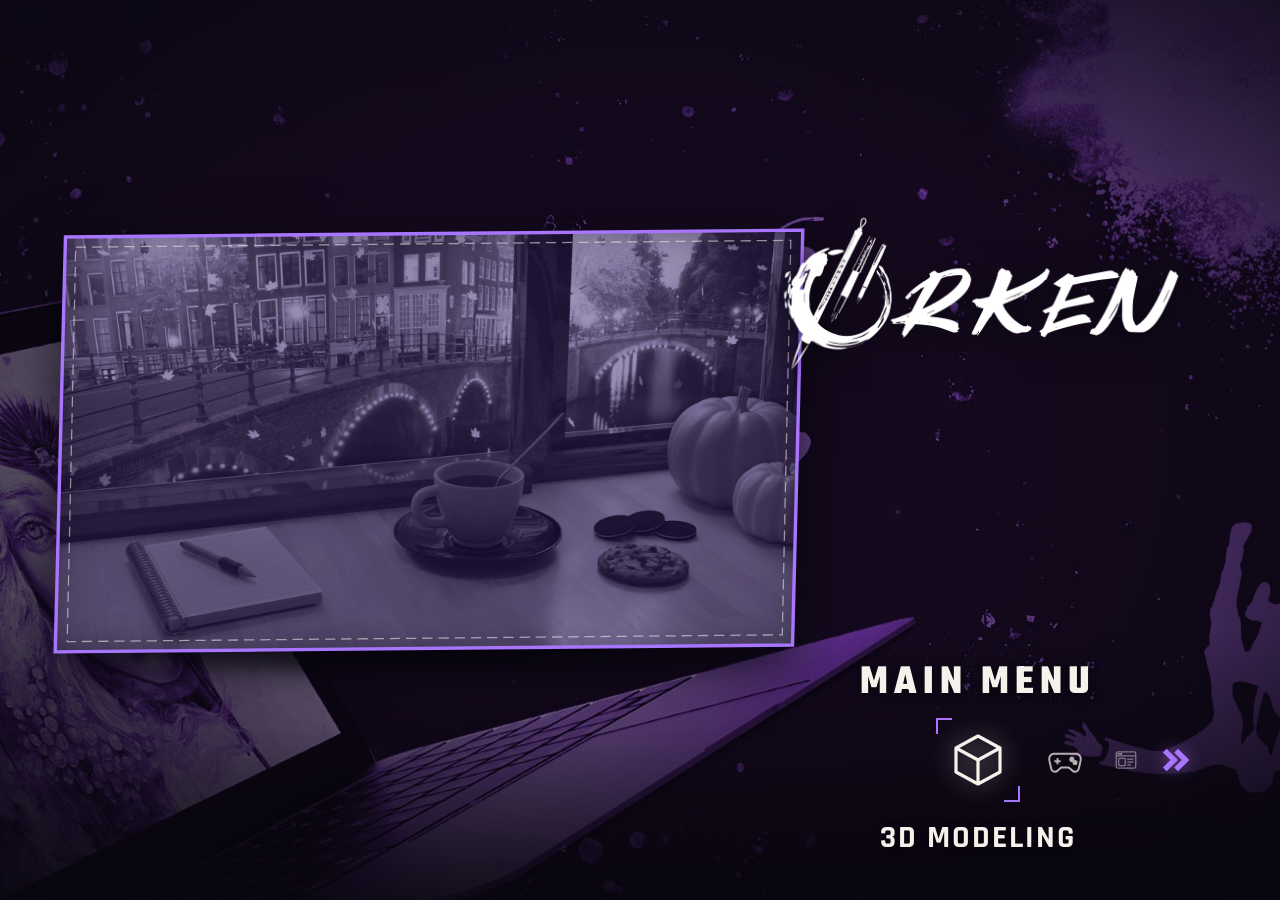
<file: index.html>
<!DOCTYPE html>
<html lang="es">
<head>
  <meta charset="UTF-8">
  <meta name="viewport" content="width=device-width, initial-scale=1.0">
  <title>ØRKEN</title>
  <link rel="icon" type="image/png" href="img/favicon.png">
  <link rel="preconnect" href="https://fonts.googleapis.com">
  <link rel="preconnect" href="https://fonts.gstatic.com" crossorigin>
  <link href="https://fonts.googleapis.com/css2?family=Rajdhani:wght@600;700&family=Teko:wght@600;700&display=swap" rel="stylesheet">
  <link rel="stylesheet" href="css/style.css">
</head>
<body>

  <main class="viewport-scene">

    <div class="ambient-particles" id="ambientParticles" aria-hidden="true"></div>

    <div class="vignette-overlay" aria-hidden="true"></div>

    <header class="brand-logo-zone">
      <img src="img/logo.png" class="brand-logo-img">
    </header>

    <section class="showcase-stage">
      <div class="showcase-frame" id="showcaseFrame">
        <div class="showcase-card-clip">
          <img
            id="showcasePreviewImg"
            class="showcase-preview-img"
            src=""
          >
        </div>

        <svg class="showcase-hud-border" viewBox="0 0 900 506" preserveAspectRatio="none" aria-hidden="true">
          <polygon
            class="hud-border-outer"
            points="24,14 888,6 876,492 12,500"
          />
          <polygon
            class="hud-border-inner"
            points="36,26 874,18 864,480 26,488"
          />
        </svg>
      </div>
      <div class="showcase-ground-shadow"></div>
    </section>

    <nav class="main-menu-container">

      <div class="main-menu-heading">MAIN MENU</div>

      <div class="selector-bar-7slots" id="selectorBar">
        <button
          type="button"
          class="nav-arrow-btn"
          id="navLeftBtn"
        >
          <svg viewBox="0 0 36 32" aria-hidden="true">
            <polygon points="18,4 6,16 18,28 22,24 14,16 22,8" />
            <polygon points="30,4 18,16 30,28 34,24 26,16 34,8" />
          </svg>
        </button>

        <button type="button" class="menu-slot-btn slot-small" id="slotLeftSmall"></button>

        <button type="button" class="menu-slot-btn slot-medium" id="slotLeftMedium"></button>

        <button type="button" class="menu-slot-btn slot-large" id="slotCenterLarge"></button>

        <button type="button" class="menu-slot-btn slot-medium" id="slotRightMedium"></button>

        <button type="button" class="menu-slot-btn slot-small" id="slotRightSmall"></button>

        <button
          type="button"
          class="nav-arrow-btn"
          id="navRightBtn"
        >
          <svg viewBox="0 0 36 32" aria-hidden="true">
            <polygon points="18,4 30,16 18,28 14,24 22,16 14,8" />
            <polygon points="6,4 18,16 6,28 2,24 10,16 2,8" />
          </svg>
        </button>
      </div>

      <div class="active-option-title" id="activeOptionTitle">3D</div>
    </nav>

  </main>

  <div class="page-transition-curtain" id="transitionCurtain">LOADING...</div>

  <script src="js/script.js"></script>
</body>
</html>
</file>
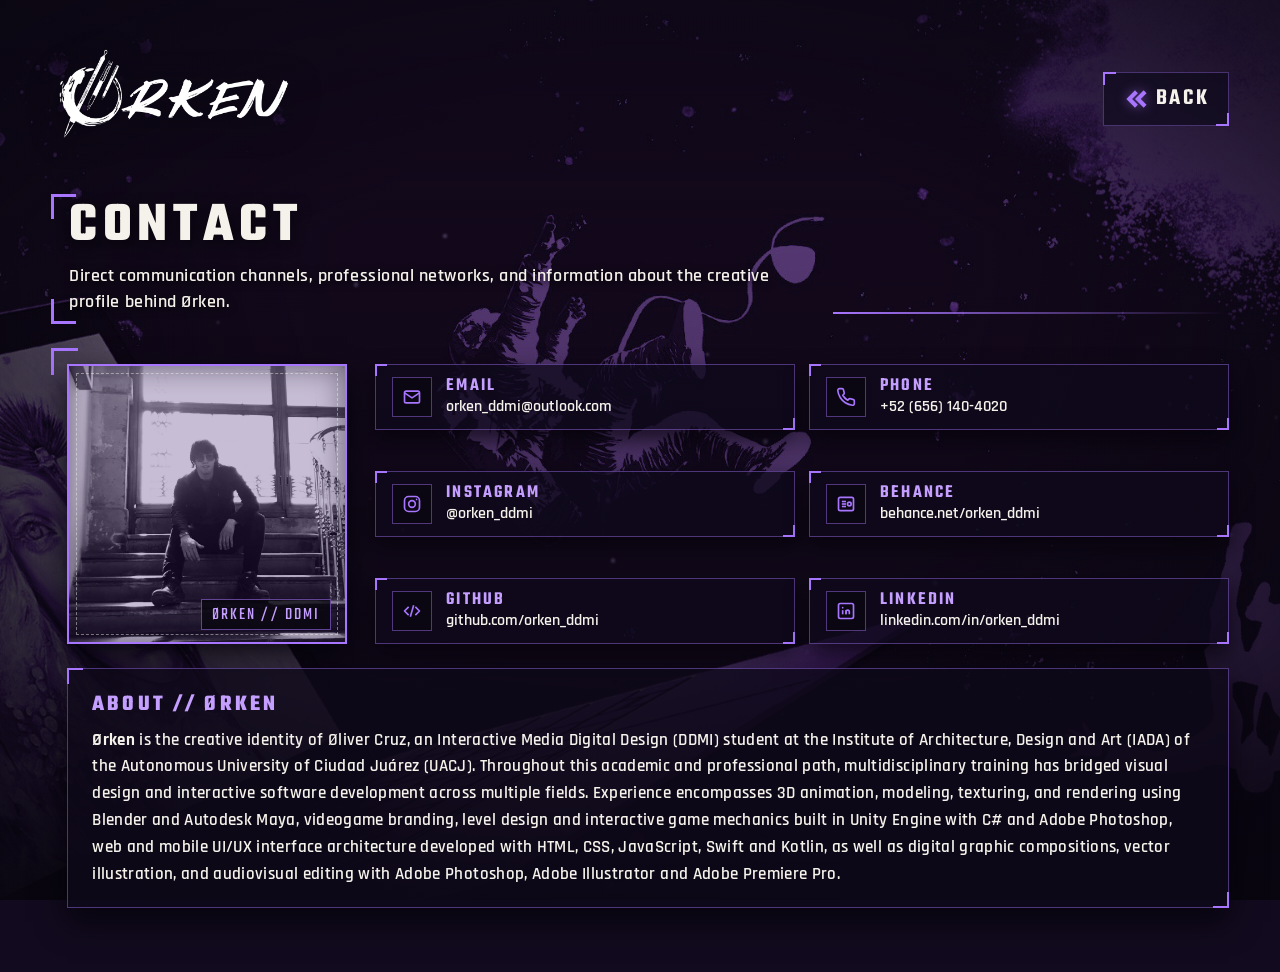
<file: contact.html>
<!DOCTYPE html>
<html lang="es">
<head>
  <meta charset="UTF-8">
  <meta name="viewport" content="width=device-width, initial-scale=1.0">
  <title>ØRKEN - CONTACT</title>
  <link rel="icon" type="image/png" href="img/favicon.png">
  <link rel="preconnect" href="https://fonts.googleapis.com">
  <link rel="preconnect" href="https://fonts.gstatic.com" crossorigin>
  <link href="https://fonts.googleapis.com/css2?family=Rajdhani:wght@600;700&family=Teko:wght@600;700&display=swap" rel="stylesheet">
  <link rel="stylesheet" href="css/contact.css">
</head>
<body data-section-id="contact">

  <main class="viewport-scene">
    <div class="ambient-particles" id="ambientParticles" aria-hidden="true"></div>
    <div class="vignette-overlay" aria-hidden="true"></div>

    <div class="section-layout">
      <header class="section-topbar">
        <a href="index.html" class="topbar-logo-link">
          <img src="img/logo.png" class="topbar-logo-img">
        </a>

        <nav class="section-nav-controls">
          <button type="button" class="section-nav-btn" id="prevSectionBtn">
            <svg viewBox="0 0 36 32" aria-hidden="true">
              <polygon points="18,4 6,16 18,28 22,24 14,16 22,8" />
              <polygon points="30,4 18,16 30,28 34,24 26,16 34,8" />
            </svg>
            <span class="nav-btn-label" id="prevSectionLabel">BACK</span>
          </button>

          <button type="button" class="section-nav-btn" id="nextSectionBtn">
            <span class="nav-btn-label" id="nextSectionLabel">NEXT</span>
            <svg viewBox="0 0 36 32" aria-hidden="true">
              <polygon points="18,4 30,16 18,28 14,24 22,16 14,8" />
              <polygon points="6,4 18,16 6,28 2,24 10,16 2,8" />
            </svg>
          </button>
        </nav>
      </header>

      <section class="section-header-block">
        <div class="header-bracket-top">
          <h1 class="section-title" id="sectionTitle">Contact</h1>
        </div>
        <div class="header-description-row">
          <div class="header-bracket-bottom">
            <p class="section-description" id="sectionDescription">
              Direct communication channels, professional networks, and information about the creative profile behind Ørken.
            </p>
          </div>
          <div class="header-hud-line" aria-hidden="true"></div>
        </div>
      </section>

      <section class="contact-content-wrapper">

        <div class="contact-top-split">
          <div class="profile-photo-card">
            <img
              src="img/contact/1.jpg"
              class="profile-photo-img"
            >
            <span class="profile-photo-tag">ØRKEN // DDMI</span>
          </div>

          <div class="contact-links-grid">
            <a href="mailto:orken_ddmi@outlook.com" class="contact-item-card">
              <div class="contact-item-icon" aria-hidden="true">
                <svg viewBox="0 0 24 24" fill="none" stroke="currentColor" stroke-width="2" stroke-linejoin="round">
                  <rect x="3" y="5" width="18" height="14" rx="2" />
                  <polyline points="3,7 12,13 21,7" />
                </svg>
              </div>
              <div class="contact-item-info">
                <span class="contact-item-label">EMAIL</span>
                <span class="contact-item-value">orken_ddmi@outlook.com</span>
              </div>
            </a>

            <a href="tel:+526560000000" class="contact-item-card">
              <div class="contact-item-icon" aria-hidden="true">
                <svg viewBox="0 0 24 24" fill="none" stroke="currentColor" stroke-width="2" stroke-linejoin="round">
                  <path d="M22 16.92v3a2 2 0 0 1-2.18 2 19.79 19.79 0 0 1-8.63-3.07 19.5 19.5 0 0 1-6-6 19.79 19.79 0 0 1-3.07-8.67A2 2 0 0 1 4.11 2h3a2 2 0 0 1 2 1.72c.127.96.361 1.903.7 2.81a2 2 0 0 1-.45 2.11L8.09 9.91a16 16 0 0 0 6 6l1.27-1.27a2 2 0 0 1 2.11-.45c.907.339 1.85.573 2.81.7A2 2 0 0 1 22 16.92z" />
                </svg>
              </div>
              <div class="contact-item-info">
                <span class="contact-item-label">PHONE</span>
                <span class="contact-item-value">+52 (656) 140-4020</span>
              </div>
            </a>

            <a href="https://www.instagram.com/orken_ddmi" target="_blank" rel="noopener noreferrer" class="contact-item-card">
              <div class="contact-item-icon" aria-hidden="true">
                <svg viewBox="0 0 24 24" fill="none" stroke="currentColor" stroke-width="2" stroke-linejoin="round">
                  <rect x="3" y="3" width="18" height="18" rx="5" />
                  <circle cx="12" cy="12" r="4" />
                  <circle cx="17.5" cy="6.5" r="1" fill="currentColor" stroke="none" />
                </svg>
              </div>
              <div class="contact-item-info">
                <span class="contact-item-label">INSTAGRAM</span>
                <span class="contact-item-value">@orken_ddmi</span>
              </div>
            </a>

            <a href="https://www.behance.net/orken_ddmi" target="_blank" rel="noopener noreferrer" class="contact-item-card">
              <div class="contact-item-icon" aria-hidden="true">
                <svg viewBox="0 0 24 24" fill="none" stroke="currentColor" stroke-width="2" stroke-linejoin="round">
                  <rect x="3" y="4" width="18" height="16" rx="2" />
                  <line x1="7" y1="9" x2="12" y2="9" />
                  <line x1="7" y1="12" x2="12" y2="12" />
                  <line x1="7" y1="15" x2="12" y2="15" />
                  <circle cx="16" cy="12" r="2.2" />
                </svg>
              </div>
              <div class="contact-item-info">
                <span class="contact-item-label">BEHANCE</span>
                <span class="contact-item-value">behance.net/orken_ddmi</span>
              </div>
            </a>

            <a href="https://github.com/orken_ddmi" target="_blank" rel="noopener noreferrer" class="contact-item-card">
              <div class="contact-item-icon" aria-hidden="true">
                <svg viewBox="0 0 24 24" fill="none" stroke="currentColor" stroke-width="2" stroke-linejoin="round">
                  <polyline points="8,7 3,12 8,17" />
                  <polyline points="16,7 21,12 16,17" />
                  <line x1="14" y1="5" x2="10" y2="19" />
                </svg>
              </div>
              <div class="contact-item-info">
                <span class="contact-item-label">GITHUB</span>
                <span class="contact-item-value">github.com/orken_ddmi</span>
              </div>
            </a>

            <a href="https://www.linkedin.com/in/orken_ddmi" target="_blank" rel="noopener noreferrer" class="contact-item-card">
              <div class="contact-item-icon" aria-hidden="true">
                <svg viewBox="0 0 24 24" fill="none" stroke="currentColor" stroke-width="2" stroke-linejoin="round">
                  <rect x="3" y="3" width="18" height="18" rx="2" />
                  <line x1="8" y1="11" x2="8" y2="16" />
                  <circle cx="8" cy="8" r="1" fill="currentColor" stroke="none" />
                  <path d="M12 16v-3a2 2 0 0 1 4 0v3" />
                  <line x1="12" y1="11" x2="12" y2="16" />
                </svg>
              </div>
              <div class="contact-item-info">
                <span class="contact-item-label">LINKEDIN</span>
                <span class="contact-item-value">linkedin.com/in/orken_ddmi</span>
              </div>
            </a>
          </div>
        </div>

        <article class="about-bio-panel">
          <div class="about-bio-header">ABOUT // ØRKEN</div>
          <p class="about-bio-text">
            <strong>Ørken</strong> is the creative identity of Øliver Cruz, an Interactive Media Digital Design (DDMI) student at the Institute of Architecture, Design and Art (IADA) of the Autonomous University of Ciudad Juárez (UACJ). Throughout this academic and professional path, multidisciplinary training has bridged visual design and interactive software development across multiple fields. Experience encompasses 3D animation, modeling, texturing, and rendering using Blender and Autodesk Maya, videogame branding, level design and interactive game mechanics built in Unity Engine with C# and Adobe Photoshop, web and mobile UI/UX interface architecture developed with HTML, CSS, JavaScript, Swift and Kotlin, as well as digital graphic compositions, vector illustration, and audiovisual editing with Adobe Photoshop, Adobe Illustrator and Adobe Premiere Pro.
          </p>
        </article>

      </section>
    </div>
  </main>

  <div class="page-transition-curtain" id="transitionCurtain">LOADING...</div>

  <script src="js/contact.js"></script>
</body>
</html>
</file>
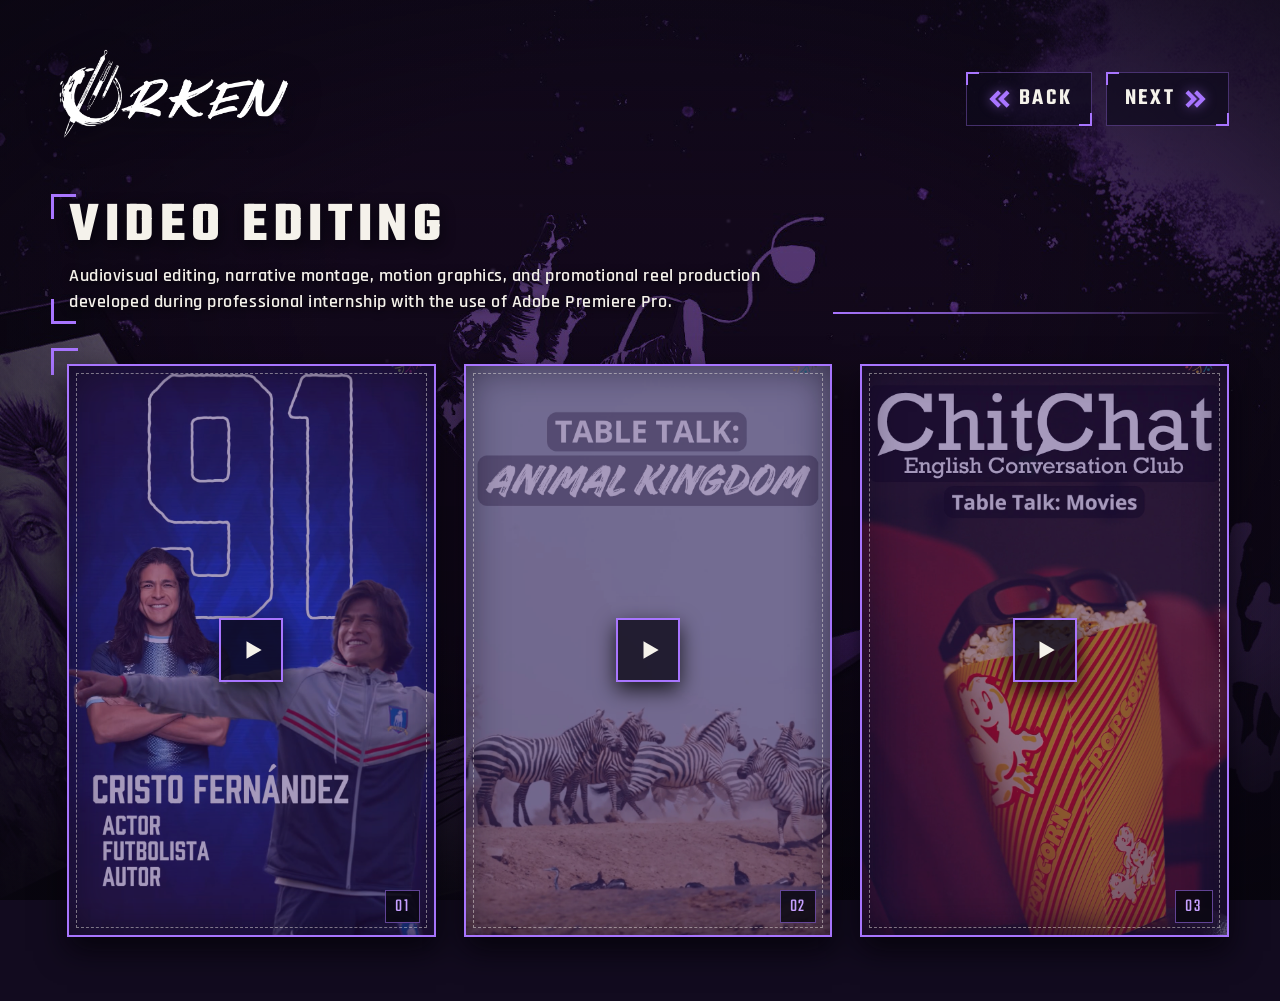
<file: video-creation.html>
<!DOCTYPE html>
<html lang="es">
<head>
  <meta charset="UTF-8">
  <meta name="viewport" content="width=device-width, initial-scale=1.0">
  <title>ØRKEN - VIDEO EDITING</title>
  <link rel="icon" type="image/png" href="img/favicon.png">
  <link rel="preconnect" href="https://fonts.googleapis.com">
  <link rel="preconnect" href="https://fonts.gstatic.com" crossorigin>
  <link href="https://fonts.googleapis.com/css2?family=Rajdhani:wght@600;700&family=Teko:wght@600;700&display=swap" rel="stylesheet">
  <link rel="stylesheet" href="css/video.css">
</head>
<body data-section-id="video-creation">

  <main class="viewport-scene">
    <div class="ambient-particles" id="ambientParticles" aria-hidden="true"></div>
    <div class="vignette-overlay" aria-hidden="true"></div>

    <div class="section-layout">
      <header class="section-topbar">
        <a href="index.html" class="topbar-logo-link">
          <img src="img/logo.png" class="topbar-logo-img">
        </a>

        <nav class="section-nav-controls">
          <button type="button" class="section-nav-btn" id="prevSectionBtn">
            <svg viewBox="0 0 36 32" aria-hidden="true">
              <polygon points="18,4 6,16 18,28 22,24 14,16 22,8" />
              <polygon points="30,4 18,16 30,28 34,24 26,16 34,8" />
            </svg>
            <span class="nav-btn-label" id="prevSectionLabel">BACK</span>
          </button>

          <button type="button" class="section-nav-btn" id="nextSectionBtn">
            <span class="nav-btn-label" id="nextSectionLabel">NEXT</span>
            <svg viewBox="0 0 36 32" aria-hidden="true">
              <polygon points="18,4 30,16 18,28 14,24 22,16 14,8" />
              <polygon points="6,4 18,16 6,28 2,24 10,16 2,8" />
            </svg>
          </button>
        </nav>
      </header>

      <section class="section-header-block">
        <div class="header-bracket-top">
          <h1 class="section-title" id="sectionTitle">Video Editing</h1>
        </div>
        <div class="header-description-row">
          <div class="header-bracket-bottom">
            <p class="section-description" id="sectionDescription">
              Audiovisual editing, narrative montage, motion graphics, and promotional reel production developed during professional internship with the use of Adobe Premiere Pro.
            </p>
          </div>
          <div class="header-hud-line" aria-hidden="true"></div>
        </div>
      </section>

      <section class="gallery-wrapper">
        <div class="video-grid" id="videoGrid"></div>
      </section>
    </div>
  </main>

  <div class="lightbox-overlay" id="lightboxOverlay" role="dialog" aria-modal="true" hidden>
    <button type="button" class="lightbox-close-btn" id="lightboxCloseBtn">✕</button>

    <button type="button" class="lightbox-step-btn lightbox-prev" id="lightboxPrevBtn">
      <svg viewBox="0 0 36 32" aria-hidden="true">
        <polygon points="18,4 6,16 18,28 22,24 14,16 22,8" />
        <polygon points="30,4 18,16 30,28 34,24 26,16 34,8" />
      </svg>
    </button>

    <div class="lightbox-stage" id="lightboxStage">
      <div class="video-lightbox-frame" id="videoLightboxFrame">
        <iframe
          id="youtubePlayerIframe"
          class="youtube-player-iframe"
          src=""
          allow="accelerometer; autoplay; clipboard-write; encrypted-media; gyroscope; picture-in-picture; web-share"
          referrerpolicy="strict-origin-when-cross-origin"
          allowfullscreen
        ></iframe>
      </div>
      <div class="lightbox-caption" id="lightboxCaption">VIDEO EDITING // 01 / 03</div>
    </div>

    <button type="button" class="lightbox-step-btn lightbox-next" id="lightboxNextBtn">
      <svg viewBox="0 0 36 32" aria-hidden="true">
        <polygon points="18,4 30,16 18,28 14,24 22,16 14,8" />
        <polygon points="6,4 18,16 6,28 2,24 10,16 2,8" />
      </svg>
    </button>
  </div>

  <div class="page-transition-curtain" id="transitionCurtain">LOADING...</div>

  <script src="js/video.js"></script>
</body>
</html>
</file>
<file: css/style.css>
:root {
  --purple-primary: #a875ff;
  --purple-bright: #c59fff;
  --purple-glow: rgba(168, 117, 255, 0.55);
  --purple-mid: #5b369c;
  --purple-dark: #120b1f;
  --purple-deep: #090610;
  --text-white: #f5f2eb;
  --text-muted: #f5f2eb;

  --custom-bg-image: url('../img/background.jpg');

  --image-tint-color: #3618686b;
  --image-tint-opacity: 1;
  --image-tint-hover-opacity: 0.5;
  --image-tint-blend-mode: normal;
}

* {
  box-sizing: border-box;
  margin: 0;
  padding: 0;
  user-select: none;
}

html, body {
  width: 100%;
  height: 100%;
  overflow: hidden;
  background-color: var(--purple-dark);
  font-family: 'Rajdhani', 'Arial Narrow', sans-serif;
  color: var(--text-white);
}

.viewport-scene {
  position: relative;
  width: 100vw;
  height: 100vh;
  overflow: hidden;
  background-image:
    var(--custom-bg-image),
    radial-gradient(ellipse at 48% 36%, rgba(168, 117, 255, 0.34) 0%, rgba(86, 48, 148, 0.32) 42%, rgba(14, 9, 24, 0.96) 88%),
    linear-gradient(180deg, #2d1b4e 0%, #4b2d7f 44%, #24143d 66%, #0d0817 100%);
  background-size: cover;
  background-position: center;
}

.vignette-overlay {
  position: absolute;
  inset: 0;
  pointer-events: none;
  z-index: 4;
  background:
    radial-gradient(circle at 50% 45%, transparent 40%, rgba(9, 6, 16, 0.76) 100%),
    linear-gradient(180deg, rgba(12, 8, 22, 0.52) 0%, transparent 24%, transparent 70%, rgba(7, 5, 13, 0.88) 100%);
}

.ambient-particles {
  position: absolute;
  inset: 0;
  pointer-events: none;
  z-index: 3;
  overflow: hidden;
}

.particle {
  position: absolute;
  background: rgba(214, 184, 255, 0.38);
  border-radius: 50%;
  filter: blur(1px);
  animation: floatDust linear infinite;
}

@keyframes floatDust {
  0% {
    transform: translateY(0) translateX(0);
    opacity: 0;
  }
  25% {
    opacity: 0.55;
  }
  75% {
    opacity: 0.35;
  }
  100% {
    transform: translateY(-90px) translateX(45px);
    opacity: 0;
  }
}

.brand-logo-zone {
  position: absolute;
  top: 20%;
  right: 42px;
  width: 520px;
  z-index: 20;
  display: flex;
  align-items: center;
  justify-content: center;
  filter: drop-shadow(0 8px 18px rgba(6, 4, 12, 0.9));
}

.brand-logo-img {
  width: 100%;
  max-width: 460px;
  max-height: 245px;
  height: auto;
  object-fit: contain;
  display: block;
}

.showcase-stage {
  position: absolute;
  top: 49%;
  left: 33.5%;
  transform: translate(-50%, -50%);
  width: min(60vw, 114vh);
  aspect-ratio: 16 / 9;
  height: auto;
  z-index: 10;
  display: flex;
  flex-direction: column;
  align-items: center;
  justify-content: center;
}

.showcase-ground-shadow {
  position: absolute;
  bottom: -18px;
  width: 88%;
  height: 48px;
  background: radial-gradient(ellipse at center, rgba(6, 4, 12, 0.92) 0%, rgba(12, 8, 22, 0.48) 54%, transparent 78%);
  filter: blur(7px);
  pointer-events: none;
  z-index: 1;
}

.showcase-frame {
  position: relative;
  width: 100%;
  height: 100%;
  z-index: 2;
  cursor: pointer;
  filter: drop-shadow(0 18px 30px rgba(5, 3, 10, 0.85));
  transition: transform 0.38s cubic-bezier(0.22, 1, 0.36, 1), opacity 0.32s ease, filter 0.3s ease;
}

.showcase-frame.is-switching {
  opacity: 0;
  transform: translateX(28px) scale(0.96);
}

.showcase-frame:hover {
  transform: scale(1.015);
  filter: drop-shadow(0 22px 34px rgba(5, 3, 10, 0.9)) drop-shadow(0 0 22px rgba(168, 117, 255, 0.35));
}

.showcase-card-clip {
  position: relative;
  width: 100%;
  height: 100%;
  background: linear-gradient(135deg, rgba(22, 14, 38, 0.94) 0%, rgba(13, 9, 24, 0.96) 100%);
  clip-path: polygon(2.66% 2.77%, 98.66% 1.19%, 97.33% 97.23%, 1.33% 98.81%);
  overflow: hidden;
}

.showcase-card-clip::after {
  content: "";
  position: absolute;
  inset: 0;
  background-color: var(--image-tint-color);
  box-shadow: inset 0 0 44px rgba(12, 7, 24, 0.58);
  mix-blend-mode: var(--image-tint-blend-mode);
  opacity: var(--image-tint-opacity);
  pointer-events: none;
  z-index: 2;
  transition: opacity 0.28s ease, background-color 0.28s ease;
}

.showcase-frame:hover .showcase-card-clip::after {
  opacity: var(--image-tint-hover-opacity);
}

.showcase-preview-img {
  width: 100%;
  height: 100%;
  object-fit: cover;
  display: block;
}

.showcase-hud-border {
  position: absolute;
  inset: 0;
  width: 100%;
  height: 100%;
  pointer-events: none;
  z-index: 3;
}

.hud-border-outer {
  fill: none;
  stroke: var(--purple-primary);
  stroke-width: 4;
  transition: stroke 0.25s ease;
}

.showcase-frame:hover .hud-border-outer {
  stroke: var(--purple-bright);
}

.hud-border-inner {
  fill: none;
  stroke: rgba(245, 242, 235, 0.55);
  stroke-width: 1.5;
  stroke-dasharray: 12 7;
}

.main-menu-container {
  position: absolute;
  bottom: 42px;
  right: 42px;
  z-index: 25;
  display: flex;
  flex-direction: column;
  align-items: center;
  width: 520px;
}

.main-menu-heading {
  font-family: 'Teko', sans-serif;
  font-size: 2.6rem;
  font-weight: 700;
  letter-spacing: 0.14em;
  text-transform: uppercase;
  color: var(--text-white);
  text-shadow: 0 3px 10px rgba(6, 4, 12, 0.95);
  margin-bottom: 6px;
  line-height: 1;
}

.selector-bar-7slots {
  display: grid;
  grid-template-columns: 44px 44px 62px 96px 62px 44px 44px;
  align-items: center;
  justify-items: center;
  gap: 8px;
  height: 98px;
  width: 100%;
  justify-content: center;
}

.nav-arrow-btn {
  width: 42px;
  height: 54px;
  background: transparent;
  border: none;
  cursor: pointer;
  display: flex;
  align-items: center;
  justify-content: center;
  color: var(--purple-primary);
  transition: transform 0.2s ease, opacity 0.2s ease, filter 0.2s ease;
  padding: 0;
}

.nav-arrow-btn svg {
  width: 34px;
  height: 34px;
  fill: currentColor;
  filter: drop-shadow(0 0 8px var(--purple-glow));
}

.nav-arrow-btn:hover {
  transform: scale(1.18);
  color: var(--purple-bright);
  filter: brightness(1.15);
}

.nav-arrow-btn:active {
  transform: scale(0.95);
}

.nav-arrow-btn.is-hidden {
  visibility: hidden;
  opacity: 0;
  pointer-events: none;
}

.menu-slot-btn {
  position: relative;
  background: transparent;
  border: none;
  cursor: pointer;
  display: flex;
  align-items: center;
  justify-content: center;
  color: var(--text-white);
  padding: 0;
  transition: transform 0.28s cubic-bezier(0.22, 1, 0.36, 1), opacity 0.25s ease, color 0.25s ease;
}

.menu-slot-btn.is-empty {
  visibility: hidden;
  pointer-events: none;
}

.slot-small {
  width: 38px;
  height: 38px;
  opacity: 0.42;
}

.slot-small svg {
  width: 26px;
  height: 26px;
}

.slot-small:hover {
  opacity: 0.78;
  color: var(--purple-bright);
  transform: scale(1.1);
}

.slot-medium {
  width: 56px;
  height: 56px;
  opacity: 0.72;
}

.slot-medium svg {
  width: 40px;
  height: 40px;
}

.slot-medium:hover {
  opacity: 0.96;
  color: var(--purple-bright);
  transform: scale(1.08);
}

.slot-large {
  width: 92px;
  height: 92px;
  opacity: 1;
  color: var(--text-white);
}

.slot-large svg {
  width: 64px;
  height: 64px;
  filter: drop-shadow(0 0 12px rgba(255, 255, 255, 0.45));
  transition: transform 0.25s ease, filter 0.25s ease;
}

.slot-large:hover svg {
  transform: scale(1.07);
  filter: drop-shadow(0 0 18px var(--purple-glow));
}

.slot-large::before,
.slot-large::after {
  content: "";
  position: absolute;
  width: 14px;
  height: 14px;
  border-color: var(--purple-primary);
  border-style: solid;
  pointer-events: none;
  transition: all 0.25s ease;
}

.slot-large::before {
  top: 4px;
  left: 4px;
  border-width: 2px 0 0 2px;
}

.slot-large::after {
  bottom: 4px;
  right: 4px;
  border-width: 0 2px 2px 0;
}

.slot-large:hover::before {
  top: 0;
  left: 0;
  border-color: var(--purple-bright);
}

.slot-large:hover::after {
  bottom: 0;
  right: 0;
  border-color: var(--purple-bright);
}

.active-option-title {
  margin-top: 8px;
  font-family: 'Rajdhani', sans-serif;
  font-size: 2rem;
  font-weight: 700;
  letter-spacing: 0.06em;
  color: var(--text-white);
  text-shadow: 0 2px 8px rgba(6, 4, 12, 0.95);
  text-align: center;
  min-height: 30px;
  transition: opacity 0.2s ease;
}

.page-transition-curtain {
  position: fixed;
  inset: 0;
  background: var(--purple-deep);
  z-index: 100;
  opacity: 0;
  pointer-events: none;
  transition: opacity 0.35s ease;
  display: flex;
  align-items: center;
  justify-content: center;
  color: var(--purple-bright);
  font-family: 'Teko', sans-serif;
  font-size: 2.2rem;
  letter-spacing: 0.16em;
  text-transform: uppercase;
}

.page-transition-curtain.is-active {
  opacity: 1;
  pointer-events: all;
}

@media (max-width: 1180px) {
  .brand-logo-zone {
    right: 24px;
    width: 380px;
  }

  .brand-logo-img {
    max-width: 340px;
  }

  .main-menu-container {
    right: 24px;
    width: 380px;
  }

  .showcase-stage {
    left: 32%;
    width: min(56vw, 96vh);
  }
}

@media (max-width: 960px) {
  .brand-logo-zone {
    top: 18px;
    right: 50%;
    transform: translateX(50%);
    width: 260px;
  }

  .brand-logo-img {
    max-width: 240px;
    max-height: 110px;
  }

  .showcase-stage {
    top: 45%;
    left: 50%;
    width: min(86vw, 72vh);
    aspect-ratio: 16 / 9;
    height: auto;
  }

  .main-menu-container {
    right: 50%;
    transform: translateX(50%);
    bottom: 20px;
    width: 96vw;
    max-width: 460px;
  }

  .selector-bar-7slots {
    grid-template-columns: 34px 34px 50px 76px 50px 34px 34px;
    gap: 4px;
  }

  .slot-large {
    width: 74px;
    height: 74px;
  }

  .slot-large svg {
    width: 52px;
    height: 52px;
  }
}
</file>
<file: css/contact.css>
:root {
  --purple-primary: #a875ff;
  --purple-bright: #c59fff;
  --purple-glow: rgba(168, 117, 255, 0.55);
  --purple-mid: #5b369c;
  --purple-dark: #120b1f;
  --purple-deep: #090610;
  --text-white: #f5f2eb;
  --text-muted: #f5f2eb;

  --custom-bg-image: url('../img/background.jpg');

  --image-tint-color: rgba(54, 24, 104, 0.28);
  --image-tint-opacity: 1;
  --image-tint-blend-mode: normal;
}

* {
  box-sizing: border-box;
  margin: 0;
  padding: 0;
}

html, body {
  width: 100%;
  min-height: 100%;
  background-color: var(--purple-dark);
  font-family: 'Rajdhani', 'Arial Narrow', sans-serif;
  color: var(--text-white);
  overflow-x: hidden;
}

.viewport-scene {
  position: relative;
  width: 100%;
  min-height: 100vh;
  background-image:
    var(--custom-bg-image),
    radial-gradient(ellipse at 48% 36%, rgba(168, 117, 255, 0.34) 0%, rgba(86, 48, 148, 0.32) 42%, rgba(14, 9, 24, 0.96) 88%),
    linear-gradient(180deg, #2d1b4e 0%, #4b2d7f 44%, #24143d 66%, #0d0817 100%);
  background-size: cover;
  background-position: center;
  background-attachment: fixed;
}

.vignette-overlay {
  position: fixed;
  inset: 0;
  pointer-events: none;
  z-index: 2;
  background:
    radial-gradient(circle at 50% 42%, transparent 38%, rgba(9, 6, 16, 0.78) 100%),
    linear-gradient(180deg, rgba(12, 8, 22, 0.62) 0%, rgba(12, 8, 22, 0.25) 26%, rgba(10, 7, 18, 0.45) 72%, rgba(7, 5, 13, 0.92) 100%);
}

.ambient-particles {
  position: fixed;
  inset: 0;
  pointer-events: none;
  z-index: 1;
  overflow: hidden;
}

.particle {
  position: absolute;
  background: rgba(214, 184, 255, 0.38);
  border-radius: 50%;
  filter: blur(1px);
  animation: floatDust linear infinite;
}

@keyframes floatDust {
  0% {
    transform: translateY(0) translateX(0);
    opacity: 0;
  }
  25% {
    opacity: 0.55;
  }
  75% {
    opacity: 0.35;
  }
  100% {
    transform: translateY(-90px) translateX(45px);
    opacity: 0;
  }
}

.section-layout {
  position: relative;
  z-index: 10;
  width: min(1320px, 92vw);
  margin: 0 auto;
  padding: 28px 0 64px;
  display: flex;
  flex-direction: column;
  gap: 24px;
}

.section-topbar {
  display: flex;
  align-items: center;
  justify-content: space-between;
  gap: 20px;
}

.topbar-logo-link {
  display: inline-flex;
  align-items: center;
  text-decoration: none;
  filter: drop-shadow(0 6px 16px rgba(6, 4, 12, 0.9));
  transition: transform 0.25s ease, filter 0.25s ease;
}

.topbar-logo-link:hover {
  transform: scale(1.04);
  filter: drop-shadow(0 8px 20px rgba(6, 4, 12, 0.95)) drop-shadow(0 0 14px var(--purple-glow));
}

.topbar-logo-img {
  max-width: 260px;
  max-height: 142px;
  width: auto;
  height: auto;
  object-fit: contain;
  display: block;
}

.section-nav-controls {
  display: flex;
  align-items: center;
  gap: 14px;
}

.section-nav-btn {
  position: relative;
  display: inline-flex;
  align-items: center;
  justify-content: center;
  gap: 8px;
  min-width: 116px;
  height: 54px;
  padding: 0 18px;
  background: rgba(15, 10, 28, 0.72);
  border: 1px solid rgba(168, 117, 255, 0.35);
  color: var(--text-white);
  font-family: 'Teko', sans-serif;
  font-size: 1.45rem;
  font-weight: 600;
  letter-spacing: 0.12em;
  text-transform: uppercase;
  cursor: pointer;
  user-select: none;
  transition: transform 0.22s ease, border-color 0.22s ease, background-color 0.22s ease, box-shadow 0.22s ease;
}

.section-nav-btn::before,
.section-nav-btn::after {
  content: "";
  position: absolute;
  width: 11px;
  height: 11px;
  border-color: var(--purple-primary);
  border-style: solid;
  pointer-events: none;
  transition: all 0.22s ease;
}

.section-nav-btn::before {
  top: -1px;
  left: -1px;
  border-width: 2px 0 0 2px;
}

.section-nav-btn::after {
  bottom: -1px;
  right: -1px;
  border-width: 0 2px 2px 0;
}

.section-nav-btn svg {
  width: 26px;
  height: 26px;
  fill: var(--purple-primary);
  filter: drop-shadow(0 0 6px var(--purple-glow));
  transition: transform 0.22s ease, fill 0.22s ease;
}

.section-nav-btn:hover {
  background: rgba(28, 18, 50, 0.88);
  border-color: var(--purple-bright);
  box-shadow: 0 0 18px rgba(168, 117, 255, 0.28);
  transform: translateY(-1px);
}

.section-nav-btn:hover svg {
  fill: var(--purple-bright);
}

.section-nav-btn.is-hidden {
  display: none;
}

.section-header-block {
  display: flex;
  flex-direction: column;
  gap: 8px;
}

.header-bracket-top {
  position: relative;
  padding: 6px 0 0 18px;
  display: inline-block;
}

.header-bracket-top::before {
  content: "";
  position: absolute;
  top: 0;
  left: 0;
  width: 22px;
  height: 22px;
  border-top: 3px solid var(--purple-primary);
  border-left: 3px solid var(--purple-primary);
}

.section-title {
  font-family: 'Teko', sans-serif;
  font-size: clamp(2.5rem, 4.4vw, 3.6rem);
  font-weight: 700;
  line-height: 0.95;
  letter-spacing: 0.1em;
  text-transform: uppercase;
  color: var(--text-white);
  text-shadow: 0 4px 14px rgba(6, 4, 12, 0.95);
}

.header-description-row {
  display: flex;
  align-items: flex-end;
  gap: 22px;
}

.header-bracket-bottom {
  position: relative;
  padding: 2px 0 10px 18px;
  max-width: 760px;
}

.header-bracket-bottom::before {
  content: "";
  position: absolute;
  bottom: 0;
  left: 0;
  width: 22px;
  height: 22px;
  border-bottom: 3px solid var(--purple-primary);
  border-left: 3px solid var(--purple-primary);
}

.section-description {
  font-size: 1.12rem;
  font-weight: 600;
  line-height: 1.4;
  letter-spacing: 0.03em;
  color: var(--text-muted);
  text-shadow: 0 2px 8px rgba(6, 4, 12, 0.95);
}

.header-hud-line {
  flex: 1;
  height: 2px;
  margin-bottom: 10px;
  background: linear-gradient(90deg, var(--purple-primary) 0%, rgba(168, 117, 255, 0.25) 75%, transparent 100%);
}

.contact-content-wrapper {
  position: relative;
  padding: 16px 0 0 16px;
  display: flex;
  flex-direction: column;
  gap: 24px;
}

.contact-content-wrapper::before {
  content: "";
  position: absolute;
  top: 0;
  left: 0;
  width: 24px;
  height: 24px;
  border-top: 3px solid var(--purple-primary);
  border-left: 3px solid var(--purple-primary);
  pointer-events: none;
}

.contact-top-split {
  display: grid;
  grid-template-columns: 280px 1fr;
  gap: 28px;
  align-items: stretch;
}

.profile-photo-card {
  position: relative;
  width: 100%;
  aspect-ratio: 1 / 1;
  background: linear-gradient(135deg, rgba(22, 14, 38, 0.92) 0%, rgba(12, 8, 22, 0.96) 100%);
  border: 2px solid var(--purple-primary);
  overflow: hidden;
  box-shadow: 0 14px 28px rgba(5, 3, 10, 0.85);
  user-select: none;
}

.profile-photo-card::before {
  content: "";
  position: absolute;
  inset: 0;
  background-color: var(--image-tint-color);
  box-shadow: inset 0 0 30px rgba(12, 7, 24, 0.55);
  mix-blend-mode: var(--image-tint-blend-mode);
  opacity: var(--image-tint-opacity);
  pointer-events: none;
  z-index: 1;
}

.profile-photo-card::after {
  content: "";
  position: absolute;
  inset: 7px;
  border: 1px dashed rgba(245, 242, 235, 0.45);
  pointer-events: none;
  z-index: 2;
}

.profile-photo-img {
  width: 100%;
  height: 100%;
  object-fit: cover;
  display: block;
}

.profile-photo-tag {
  position: absolute;
  bottom: 12px;
  right: 14px;
  z-index: 3;
  padding: 2px 10px;
  background: rgba(9, 6, 16, 0.84);
  border: 1px solid rgba(168, 117, 255, 0.55);
  font-family: 'Teko', sans-serif;
  font-size: 1.1rem;
  letter-spacing: 0.12em;
  color: var(--purple-bright);
}

.contact-links-grid {
  display: grid;
  grid-template-columns: repeat(2, minmax(0, 1fr));
  gap: 14px;
  align-content: space-between;
}

.contact-item-card {
  position: relative;
  display: flex;
  align-items: center;
  gap: 14px;
  padding: 12px 16px;
  background: rgba(15, 10, 28, 0.76);
  border: 1px solid rgba(168, 117, 255, 0.42);
  text-decoration: none;
  color: var(--text-white);
  box-shadow: 0 10px 22px rgba(5, 3, 10, 0.72);
  transition: transform 0.22s ease, border-color 0.22s ease, background-color 0.22s ease, box-shadow 0.22s ease;
}

.contact-item-card::before,
.contact-item-card::after {
  content: "";
  position: absolute;
  width: 10px;
  height: 10px;
  border-color: var(--purple-primary);
  border-style: solid;
  pointer-events: none;
  transition: border-color 0.22s ease;
}

.contact-item-card::before {
  top: -1px;
  left: -1px;
  border-width: 2px 0 0 2px;
}

.contact-item-card::after {
  bottom: -1px;
  right: -1px;
  border-width: 0 2px 2px 0;
}

.contact-item-card:hover {
  transform: translateY(-2px);
  background: rgba(28, 18, 50, 0.92);
  border-color: var(--purple-bright);
  box-shadow: 0 14px 26px rgba(5, 3, 10, 0.85), 0 0 16px rgba(168, 117, 255, 0.28);
}

.contact-item-card:hover::before,
.contact-item-card:hover::after {
  border-color: var(--purple-bright);
}

.contact-item-icon {
  flex-shrink: 0;
  width: 40px;
  height: 40px;
  display: flex;
  align-items: center;
  justify-content: center;
  background: rgba(9, 6, 16, 0.72);
  border: 1px solid rgba(168, 117, 255, 0.45);
  color: var(--purple-primary);
  transition: color 0.22s ease, border-color 0.22s ease;
}

.contact-item-icon svg {
  width: 20px;
  height: 20px;
}

.contact-item-card:hover .contact-item-icon {
  color: var(--purple-bright);
  border-color: var(--purple-bright);
}

.contact-item-info {
  display: flex;
  flex-direction: column;
  min-width: 0;
}

.contact-item-label {
  font-family: 'Teko', sans-serif;
  font-size: 1.15rem;
  font-weight: 600;
  line-height: 1;
  letter-spacing: 0.12em;
  color: var(--purple-bright);
}

.contact-item-value {
  font-size: 0.98rem;
  font-weight: 600;
  color: var(--text-white);
  white-space: nowrap;
  overflow: hidden;
  text-overflow: ellipsis;
}

.about-bio-panel {
  position: relative;
  padding: 20px 24px;
  background: rgba(14, 9, 26, 0.8);
  border: 1px solid rgba(168, 117, 255, 0.42);
  box-shadow: 0 14px 28px rgba(5, 3, 10, 0.82);
}

.about-bio-panel::before,
.about-bio-panel::after {
  content: "";
  position: absolute;
  width: 14px;
  height: 14px;
  border-color: var(--purple-primary);
  border-style: solid;
  pointer-events: none;
}

.about-bio-panel::before {
  top: -1px;
  left: -1px;
  border-width: 2px 0 0 2px;
}

.about-bio-panel::after {
  bottom: -1px;
  right: -1px;
  border-width: 0 2px 2px 0;
}

.about-bio-header {
  font-family: 'Teko', sans-serif;
  font-size: 1.4rem;
  font-weight: 700;
  letter-spacing: 0.14em;
  color: var(--purple-bright);
  margin-bottom: 6px;
}

.about-bio-text {
  font-size: 1.08rem;
  font-weight: 600;
  line-height: 1.55;
  letter-spacing: 0.02em;
  color: var(--text-muted);
}

.about-bio-text strong {
  color: var(--text-white);
  font-weight: 700;
}

.page-transition-curtain {
  position: fixed;
  inset: 0;
  background: var(--purple-deep);
  z-index: 300;
  opacity: 0;
  pointer-events: none;
  transition: opacity 0.35s ease;
  display: flex;
  align-items: center;
  justify-content: center;
  color: var(--purple-bright);
  font-family: 'Teko', sans-serif;
  font-size: 2.2rem;
  letter-spacing: 0.16em;
  text-transform: uppercase;
}

.page-transition-curtain.is-active {
  opacity: 1;
  pointer-events: all;
}

@media (max-width: 960px) {
  .contact-top-split {
    grid-template-columns: 240px 1fr;
    gap: 20px;
  }

  .contact-links-grid {
    grid-template-columns: 1fr;
  }

  .header-description-row {
    flex-direction: column;
    align-items: stretch;
    gap: 10px;
  }

  .header-hud-line {
    margin-bottom: 0;
  }
}

@media (max-width: 680px) {
  .section-topbar {
    flex-wrap: wrap;
  }

  .topbar-logo-img {
    max-width: 175px;
    max-height: 85px;
  }

  .section-nav-btn {
    min-width: 96px;
    height: 46px;
    padding: 0 12px;
    font-size: 1.25rem;
  }

  .contact-top-split {
    grid-template-columns: 1fr;
  }

  .profile-photo-card {
    max-width: 260px;
    margin: 0 auto;
  }
}
</file>
<file: css/video.css>
:root {
  --purple-primary: #a875ff;
  --purple-bright: #c59fff;
  --purple-glow: rgba(168, 117, 255, 0.55);
  --purple-mid: #5b369c;
  --purple-dark: #120b1f;
  --purple-deep: #090610;
  --text-white: #f5f2eb;
  --text-muted: #f5f2eb;

  --custom-bg-image: url('../img/background.jpg');

  --image-tint-color: rgba(54, 24, 104, 0.44);
  --image-tint-opacity: 1;
  --image-tint-hover-opacity: 0.5;
  --image-tint-blend-mode: normal;
}

* {
  box-sizing: border-box;
  margin: 0;
  padding: 0;
  user-select: none;
}

html, body {
  width: 100%;
  min-height: 100%;
  background-color: var(--purple-dark);
  font-family: 'Rajdhani', 'Arial Narrow', sans-serif;
  color: var(--text-white);
  overflow-x: hidden;
}

.viewport-scene {
  position: relative;
  width: 100%;
  min-height: 100vh;
  background-image:
    var(--custom-bg-image),
    radial-gradient(ellipse at 48% 36%, rgba(168, 117, 255, 0.34) 0%, rgba(86, 48, 148, 0.32) 42%, rgba(14, 9, 24, 0.96) 88%),
    linear-gradient(180deg, #2d1b4e 0%, #4b2d7f 44%, #24143d 66%, #0d0817 100%);
  background-size: cover;
  background-position: center;
  background-attachment: fixed;
}

.vignette-overlay {
  position: fixed;
  inset: 0;
  pointer-events: none;
  z-index: 2;
  background:
    radial-gradient(circle at 50% 42%, transparent 38%, rgba(9, 6, 16, 0.78) 100%),
    linear-gradient(180deg, rgba(12, 8, 22, 0.62) 0%, rgba(12, 8, 22, 0.25) 26%, rgba(10, 7, 18, 0.45) 72%, rgba(7, 5, 13, 0.92) 100%);
}

.ambient-particles {
  position: fixed;
  inset: 0;
  pointer-events: none;
  z-index: 1;
  overflow: hidden;
}

.particle {
  position: absolute;
  background: rgba(214, 184, 255, 0.38);
  border-radius: 50%;
  filter: blur(1px);
  animation: floatDust linear infinite;
}

@keyframes floatDust {
  0% {
    transform: translateY(0) translateX(0);
    opacity: 0;
  }
  25% {
    opacity: 0.55;
  }
  75% {
    opacity: 0.35;
  }
  100% {
    transform: translateY(-90px) translateX(45px);
    opacity: 0;
  }
}

.section-layout {
  position: relative;
  z-index: 10;
  width: min(1320px, 92vw);
  margin: 0 auto;
  padding: 28px 0 64px;
  display: flex;
  flex-direction: column;
  gap: 24px;
}

.section-topbar {
  display: flex;
  align-items: center;
  justify-content: space-between;
  gap: 20px;
}

.topbar-logo-link {
  display: inline-flex;
  align-items: center;
  text-decoration: none;
  filter: drop-shadow(0 6px 16px rgba(6, 4, 12, 0.9));
  transition: transform 0.25s ease, filter 0.25s ease;
}

.topbar-logo-link:hover {
  transform: scale(1.04);
  filter: drop-shadow(0 8px 20px rgba(6, 4, 12, 0.95)) drop-shadow(0 0 14px var(--purple-glow));
}

.topbar-logo-img {
  max-width: 260px;
  max-height: 142px;
  width: auto;
  height: auto;
  object-fit: contain;
  display: block;
}

.section-nav-controls {
  display: flex;
  align-items: center;
  gap: 14px;
}

.section-nav-btn {
  position: relative;
  display: inline-flex;
  align-items: center;
  justify-content: center;
  gap: 8px;
  min-width: 116px;
  height: 54px;
  padding: 0 18px;
  background: rgba(15, 10, 28, 0.72);
  border: 1px solid rgba(168, 117, 255, 0.35);
  color: var(--text-white);
  font-family: 'Teko', sans-serif;
  font-size: 1.45rem;
  font-weight: 600;
  letter-spacing: 0.12em;
  text-transform: uppercase;
  cursor: pointer;
  transition: transform 0.22s ease, border-color 0.22s ease, background-color 0.22s ease, box-shadow 0.22s ease;
}

.section-nav-btn::before,
.section-nav-btn::after {
  content: "";
  position: absolute;
  width: 11px;
  height: 11px;
  border-color: var(--purple-primary);
  border-style: solid;
  pointer-events: none;
  transition: all 0.22s ease;
}

.section-nav-btn::before {
  top: -1px;
  left: -1px;
  border-width: 2px 0 0 2px;
}

.section-nav-btn::after {
  bottom: -1px;
  right: -1px;
  border-width: 0 2px 2px 0;
}

.section-nav-btn svg {
  width: 26px;
  height: 26px;
  fill: var(--purple-primary);
  filter: drop-shadow(0 0 6px var(--purple-glow));
  transition: transform 0.22s ease, fill 0.22s ease;
}

.section-nav-btn:hover {
  background: rgba(28, 18, 50, 0.88);
  border-color: var(--purple-bright);
  box-shadow: 0 0 18px rgba(168, 117, 255, 0.28);
  transform: translateY(-1px);
}

.section-nav-btn:hover svg {
  fill: var(--purple-bright);
}

.section-nav-btn.is-hidden {
  display: none;
}

.section-header-block {
  display: flex;
  flex-direction: column;
  gap: 8px;
}

.header-bracket-top {
  position: relative;
  padding: 6px 0 0 18px;
  display: inline-block;
}

.header-bracket-top::before {
  content: "";
  position: absolute;
  top: 0;
  left: 0;
  width: 22px;
  height: 22px;
  border-top: 3px solid var(--purple-primary);
  border-left: 3px solid var(--purple-primary);
}

.section-title {
  font-family: 'Teko', sans-serif;
  font-size: clamp(2.5rem, 4.4vw, 3.6rem);
  font-weight: 700;
  line-height: 0.95;
  letter-spacing: 0.1em;
  text-transform: uppercase;
  color: var(--text-white);
  text-shadow: 0 4px 14px rgba(6, 4, 12, 0.95);
}

.header-description-row {
  display: flex;
  align-items: flex-end;
  gap: 22px;
}

.header-bracket-bottom {
  position: relative;
  padding: 2px 0 10px 18px;
  max-width: 760px;
}

.header-bracket-bottom::before {
  content: "";
  position: absolute;
  bottom: 0;
  left: 0;
  width: 22px;
  height: 22px;
  border-bottom: 3px solid var(--purple-primary);
  border-left: 3px solid var(--purple-primary);
}

.section-description {
  font-size: 1.12rem;
  font-weight: 600;
  line-height: 1.4;
  letter-spacing: 0.03em;
  color: var(--text-muted);
  text-shadow: 0 2px 8px rgba(6, 4, 12, 0.95);
}

.header-hud-line {
  flex: 1;
  height: 2px;
  margin-bottom: 10px;
  background: linear-gradient(90deg, var(--purple-primary) 0%, rgba(168, 117, 255, 0.25) 75%, transparent 100%);
}

.gallery-wrapper {
  position: relative;
  padding: 16px 0 0 16px;
}

.gallery-wrapper::before {
  content: "";
  position: absolute;
  top: 0;
  left: 0;
  width: 24px;
  height: 24px;
  border-top: 3px solid var(--purple-primary);
  border-left: 3px solid var(--purple-primary);
  pointer-events: none;
}

.video-grid {
  display: grid;
  grid-template-columns: repeat(3, minmax(0, 1fr));
  gap: 28px;
}

.video-card {
  position: relative;
  aspect-ratio: 9 / 14;
  width: 100%;
  background: linear-gradient(135deg, rgba(22, 14, 38, 0.92) 0%, rgba(12, 8, 22, 0.96) 100%);
  border: 2px solid var(--purple-primary);
  cursor: pointer;
  overflow: hidden;
  box-shadow: 0 14px 28px rgba(5, 3, 10, 0.82);
  transition: transform 0.28s cubic-bezier(0.22, 1, 0.36, 1), border-color 0.25s ease, box-shadow 0.25s ease;
}

.video-card::before {
  content: "";
  position: absolute;
  inset: 0;
  background-color: var(--image-tint-color);
  box-shadow: inset 0 0 38px rgba(12, 7, 24, 0.6);
  mix-blend-mode: var(--image-tint-blend-mode);
  opacity: var(--image-tint-opacity);
  pointer-events: none;
  z-index: 1;
  transition: opacity 0.28s ease, background-color 0.28s ease;
}

.video-card:hover::before {
  opacity: var(--image-tint-hover-opacity);
}

.video-card::after {
  content: "";
  position: absolute;
  inset: 7px;
  border: 1px dashed rgba(245, 242, 235, 0.45);
  pointer-events: none;
  z-index: 2;
  transition: border-color 0.25s ease;
}

.video-card:hover {
  transform: translateY(-5px) scale(1.015);
  border-color: var(--purple-bright);
  box-shadow: 0 22px 36px rgba(5, 3, 10, 0.92), 0 0 24px rgba(168, 117, 255, 0.38);
}

.video-card:hover::after {
  border-color: rgba(245, 242, 235, 0.82);
}

.video-card-img {
  width: 100%;
  height: 100%;
  object-fit: cover;
  display: block;
  transition: transform 0.38s ease;
}

.video-card:hover .video-card-img {
  transform: scale(1.04);
}

.video-play-indicator {
  position: absolute;
  top: 50%;
  left: 50%;
  transform: translate(-50%, -50%);
  z-index: 3;
  width: 64px;
  height: 64px;
  background: rgba(12, 8, 22, 0.78);
  border: 2px solid var(--purple-primary);
  display: flex;
  align-items: center;
  justify-content: center;
  box-shadow: 0 8px 20px rgba(0, 0, 0, 0.75);
  transition: transform 0.25s ease, background-color 0.25s ease, border-color 0.25s ease, box-shadow 0.25s ease;
  pointer-events: none;
}

.video-play-indicator svg {
  width: 26px;
  height: 26px;
  fill: var(--text-white);
  margin-left: 3px;
  transition: fill 0.25s ease;
}

.video-card:hover .video-play-indicator {
  transform: translate(-50%, -50%) scale(1.1);
  background: rgba(28, 18, 50, 0.92);
  border-color: var(--purple-bright);
  box-shadow: 0 0 22px var(--purple-glow);
}

.video-card:hover .video-play-indicator svg {
  fill: var(--purple-bright);
}

.video-card-badge {
  position: absolute;
  bottom: 12px;
  right: 14px;
  z-index: 3;
  padding: 2px 9px;
  background: rgba(9, 6, 16, 0.84);
  border: 1px solid rgba(168, 117, 255, 0.55);
  font-family: 'Teko', sans-serif;
  font-size: 1.15rem;
  letter-spacing: 0.1em;
  color: var(--purple-bright);
}

.lightbox-overlay {
  position: fixed;
  inset: 0;
  z-index: 200;
  background: rgba(7, 4, 14, 0.92);
  backdrop-filter: blur(8px);
  display: flex;
  align-items: center;
  justify-content: center;
  padding: 24px;
  opacity: 0;
  transition: opacity 0.25s ease;
}

.lightbox-overlay[hidden] {
  display: none;
}

.lightbox-overlay.is-open {
  opacity: 1;
}

.lightbox-stage {
  display: flex;
  flex-direction: column;
  align-items: center;
  justify-content: center;
  gap: 12px;
  max-width: 88vw;
  max-height: 92vh;
}

.video-lightbox-frame {
  position: relative;
  width: min(82vw, calc(80vh * 9 / 16));
  aspect-ratio: 9 / 16;
  height: auto;
  background: #07050c;
  border: 2px solid var(--purple-primary);
  box-shadow: 0 24px 60px rgba(0, 0, 0, 0.94), 0 0 32px rgba(168, 117, 255, 0.3);
  overflow: hidden;
}

.youtube-player-iframe {
  width: 100%;
  height: 100%;
  border: 0;
  display: block;
}

.lightbox-caption {
  font-family: 'Teko', sans-serif;
  font-size: 1.45rem;
  letter-spacing: 0.16em;
  color: var(--purple-bright);
  text-shadow: 0 2px 8px rgba(0, 0, 0, 0.95);
}

.lightbox-close-btn {
  position: fixed;
  top: 24px;
  right: 30px;
  width: 48px;
  height: 48px;
  background: rgba(15, 10, 28, 0.85);
  border: 2px solid var(--purple-primary);
  color: var(--text-white);
  font-size: 1.35rem;
  font-weight: 700;
  cursor: pointer;
  display: flex;
  align-items: center;
  justify-content: center;
  z-index: 210;
  transition: background-color 0.2s ease, border-color 0.2s ease, transform 0.2s ease;
}

.lightbox-close-btn:hover {
  background: rgba(34, 21, 60, 0.95);
  border-color: var(--purple-bright);
  transform: scale(1.08);
}

.lightbox-step-btn {
  position: fixed;
  top: 50%;
  transform: translateY(-50%);
  width: 54px;
  height: 74px;
  background: rgba(15, 10, 28, 0.72);
  border: 1px solid rgba(168, 117, 255, 0.4);
  cursor: pointer;
  display: flex;
  align-items: center;
  justify-content: center;
  z-index: 210;
  transition: background-color 0.2s ease, border-color 0.2s ease, transform 0.2s ease;
}

.lightbox-step-btn svg {
  width: 34px;
  height: 34px;
  fill: var(--purple-primary);
  filter: drop-shadow(0 0 8px var(--purple-glow));
}

.lightbox-step-btn:hover {
  background: rgba(32, 20, 56, 0.92);
  border-color: var(--purple-bright);
  transform: translateY(-50%) scale(1.08);
}

.lightbox-step-btn:hover svg {
  fill: var(--purple-bright);
}

.lightbox-prev {
  left: 24px;
}

.lightbox-next {
  right: 24px;
}

.page-transition-curtain {
  position: fixed;
  inset: 0;
  background: var(--purple-deep);
  z-index: 300;
  opacity: 0;
  pointer-events: none;
  transition: opacity 0.35s ease;
  display: flex;
  align-items: center;
  justify-content: center;
  color: var(--purple-bright);
  font-family: 'Teko', sans-serif;
  font-size: 2.2rem;
  letter-spacing: 0.16em;
  text-transform: uppercase;
}

.page-transition-curtain.is-active {
  opacity: 1;
  pointer-events: all;
}

@media (max-width: 960px) {
  .video-grid {
    grid-template-columns: repeat(3, minmax(0, 1fr));
    gap: 16px;
  }

  .header-description-row {
    flex-direction: column;
    align-items: stretch;
    gap: 10px;
  }

  .header-hud-line {
    margin-bottom: 0;
  }
}

@media (max-width: 680px) {
  .section-topbar {
    flex-wrap: wrap;
  }

    .topbar-logo-img {
      max-width: 175px;
      max-height: 85px;
    }

  .section-nav-btn {
    min-width: 96px;
    height: 46px;
    padding: 0 12px;
    font-size: 1.25rem;
  }

  .video-grid {
    grid-template-columns: 1fr;
    max-width: 340px;
    margin: 0 auto;
    gap: 20px;
  }

  .lightbox-step-btn {
    width: 42px;
    height: 58px;
  }

  .lightbox-prev {
    left: 10px;
  }

  .lightbox-next {
    right: 10px;
  }
}
</file>
